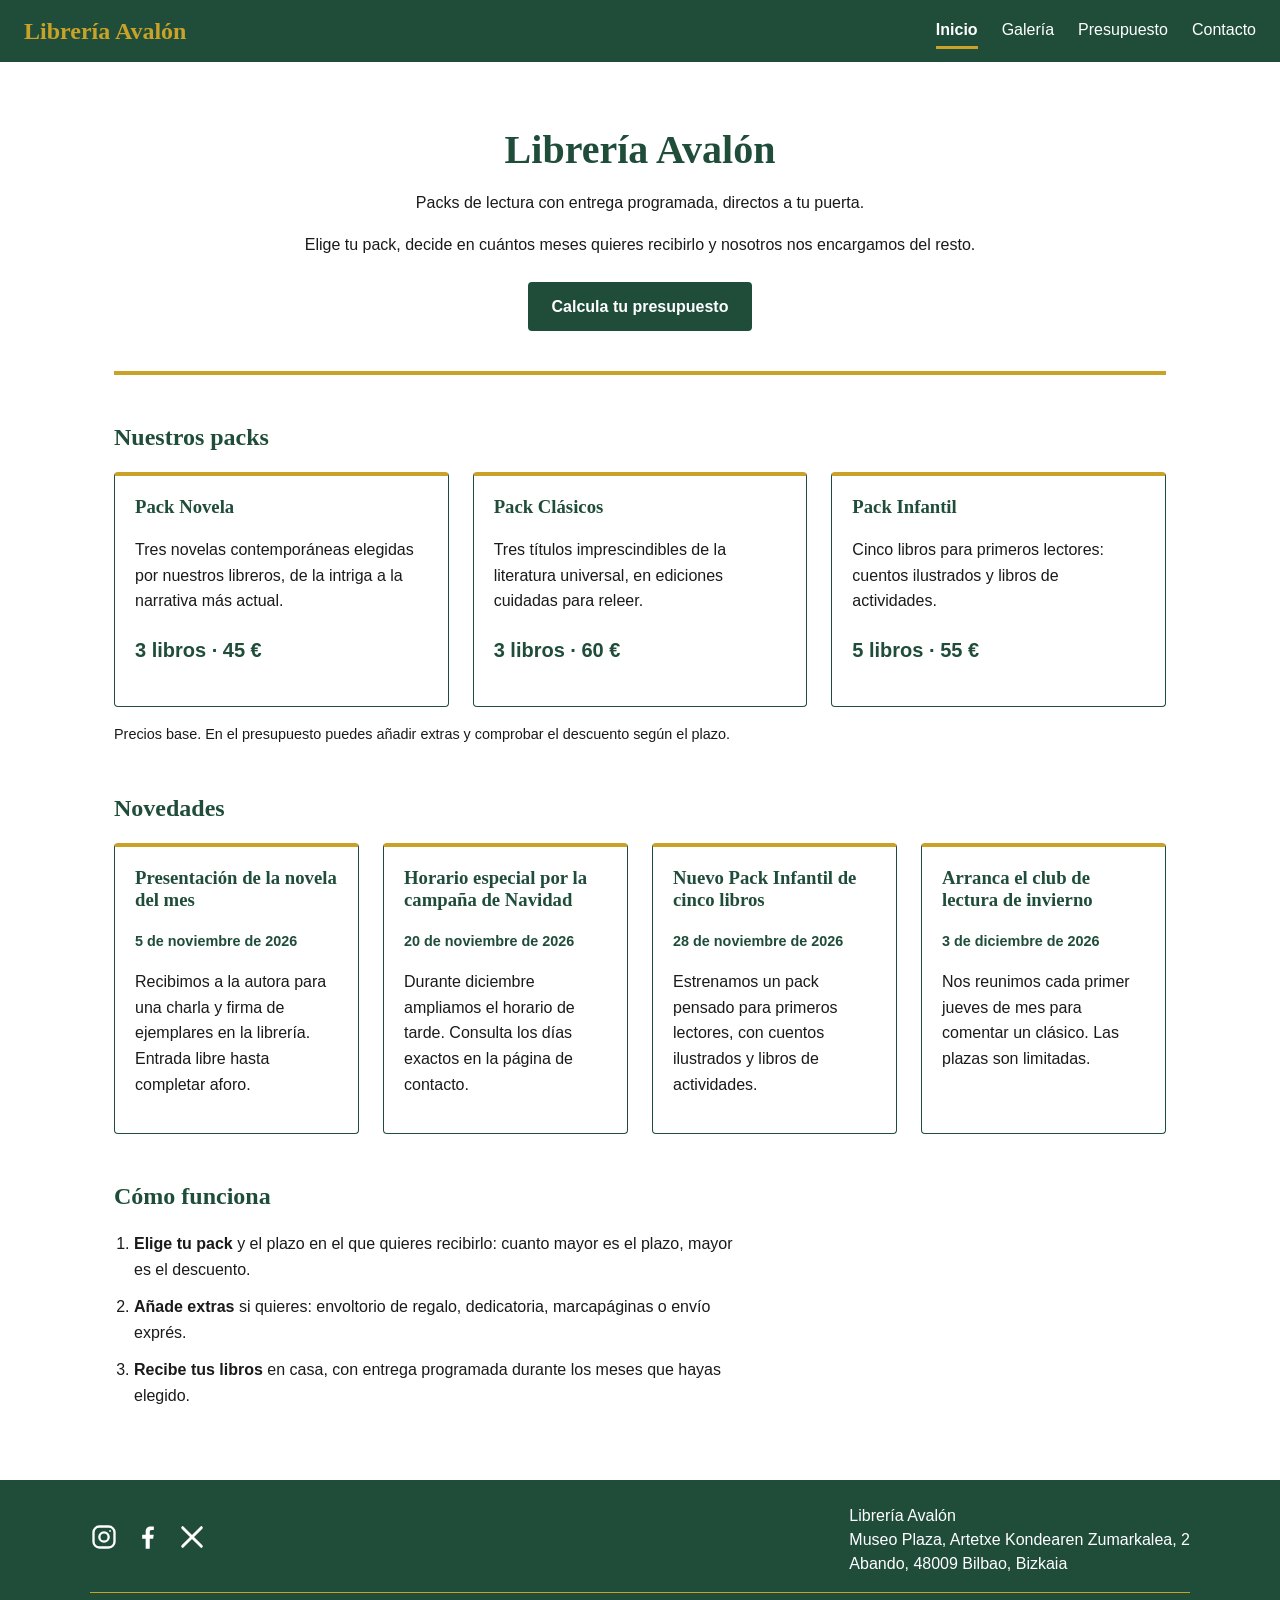
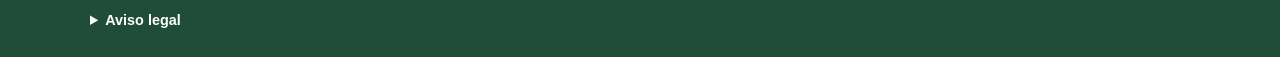
<file: index.html>
<!DOCTYPE html>
<html lang="es">
<head>
    <meta charset="UTF-8">
    <meta name="viewport" content="width=device-width, initial-scale=1.0">
    <meta name="description" content="Librería Avalón: packs de lectura con entrega programada, novedades y club de lectura.">
    <title>Inicio | Librería Avalón</title>
    <link rel="stylesheet" href="css/estilos.css">
</head>
<body>
    <header class="cabecera">
        <a href="index.html" class="logo">Librería Avalón</a>
        <nav aria-label="Navegación principal">
            <ul>
                <li><a href="index.html" aria-current="page">Inicio</a></li>
                <li><a href="views/galeria.html">Galería</a></li>
                <li><a href="views/presupuesto.html">Presupuesto</a></li>
                <li><a href="views/contacto.html">Contacto</a></li>
            </ul>
        </nav>
    </header>

    <main>
        <section class="portada">
            <h1>Librería Avalón</h1>
            <p>Packs de lectura con entrega programada, directos a tu puerta.</p>
            <p>Elige tu pack, decide en cuántos meses quieres recibirlo y nosotros nos encargamos del resto.</p>

            <a class="boton" href="views/presupuesto.html">Calcula tu presupuesto</a>
        </section>

        <section>
            <h2>Nuestros packs</h2>
            <div class="rejilla">
                <article class="pack">
                    <h3>Pack Novela</h3>
                    <p>Tres novelas contemporáneas elegidas por nuestros libreros, de la intriga a la narrativa más actual.</p>
                    <p class="precio">3 libros · 45 €</p>
                </article>
                <article class="pack">
                    <h3>Pack Clásicos</h3>
                    <p>Tres títulos imprescindibles de la literatura universal, en ediciones cuidadas para releer.</p>
                    <p class="precio">3 libros · 60 €</p>
                </article>
                <article class="pack">
                    <h3>Pack Infantil</h3>
                    <p>Cinco libros para primeros lectores: cuentos ilustrados y libros de actividades.</p>
                    <p class="precio">5 libros · 55 €</p>
                </article>
            </div>
            <p class="nota">Precios base. En el presupuesto puedes añadir extras y comprobar el descuento según el plazo.</p>
        </section>

        <section id="noticias">
            <h2>Novedades</h2>
            <div class="rejilla" id="listaNoticias">Cargando noticias...</div>
        </section>

        <section>
            <h2>Cómo funciona</h2>
            <ol class="pasos">
                <li><strong>Elige tu pack</strong> y el plazo en el que quieres recibirlo: cuanto mayor es el plazo, mayor es el descuento.</li>
                <li><strong>Añade extras</strong> si quieres: envoltorio de regalo, dedicatoria, marcapáginas o envío exprés.</li>
                <li><strong>Recibe tus libros</strong> en casa, con entrega programada durante los meses que hayas elegido.</li>
            </ol>
        </section>
    </main>

    <footer class="pie">
        <div class="pie-contenido">
            <nav aria-label="Redes sociales">
                <ul>
                    <li>
                        <a href="https://www.instagram.com/" target="_blank" rel="noopener noreferrer">
                            <img src="assets/icons/instagram.svg" alt="Instagram de Librería Avalón" width="28" height="28">
                        </a>
                    </li>
                    <li>
                        <a href="https://www.facebook.com/" target="_blank" rel="noopener noreferrer">
                            <img src="assets/icons/facebook.svg" alt="Facebook de Librería Avalón" width="28" height="28"></a>
                    </li>
                    <li>
                        <a href="https://x.com/" target="_blank" rel="noopener noreferrer">
                            <img src="assets/icons/x.svg" alt="X (Twitter) de Librería Avalón" width="28" height="28">
                        </a>
                    </li>
                </ul>
            </nav>

            <address>
                Librería Avalón<br>
                Museo Plaza, Artetxe Kondearen Zumarkalea, 2<br>
                Abando, 48009 Bilbao, Bizkaia   
            </address>

            <details class="aviso-legal">
                <summary>Aviso legal</summary>
                <p><strong>Titular:</strong> Librería Avalón, con domicilio en Museo Plaza, Artetxe Kondearen Zumarkalea, 2, 48009 Bilbao (Bizkaia).</p>
                <p><strong>Objeto:</strong> este sitio web ofrece información sobre los packs de lectura, las novedades y el club de lectura de la librería.</p>
                <p><strong>Propiedad intelectual:</strong> los textos, imágenes y diseño de la web pertenecen a sus autores. No se permite su reproducción sin autorización.</p>
                <p><strong>Responsabilidad:</strong> la librería procura que la información sea correcta y esté actualizada, pero no garantiza la ausencia de errores ni se responsabiliza del uso que se haga de ella.</p>
                <p><strong>Legislación aplicable:</strong> este aviso se rige por la Ley 34/2002, de Servicios de la Sociedad de la Información y de Comercio Electrónico.</p>
                <p><strong>Nota:</strong> Librería Avalón es un negocio ficticio creado como proyecto formativo.</p>
            </details>
        </div>
    </footer>

    <script src="js/noticias.js"></script>
</body>
</html>
</file>
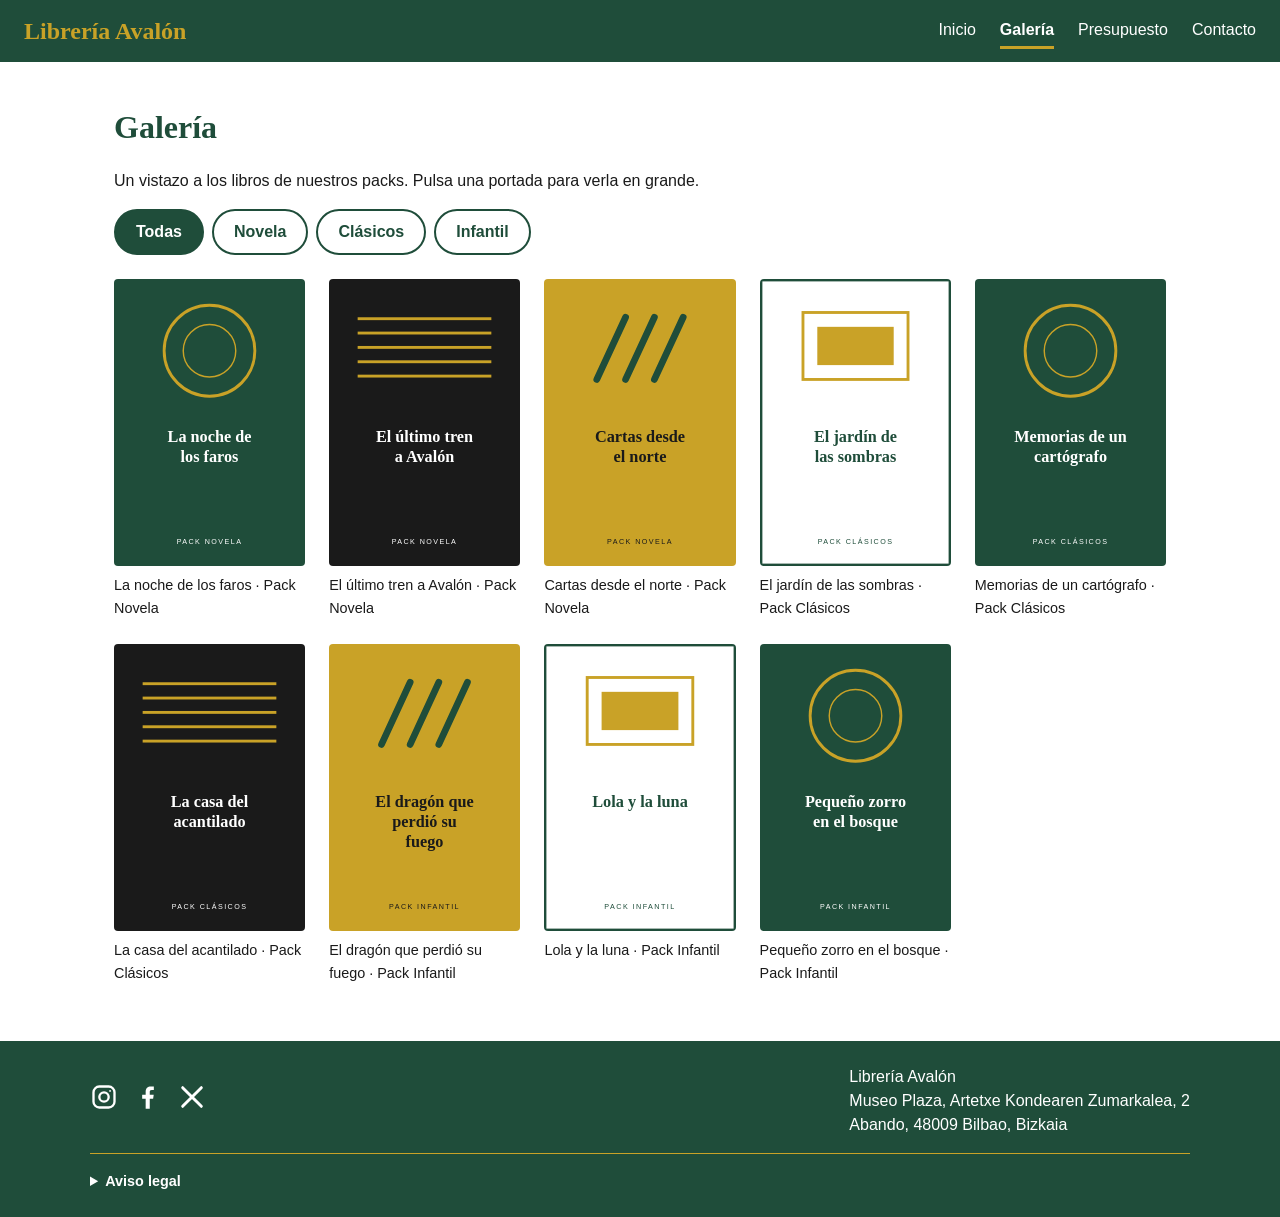
<file: views/galeria.html>
<!DOCTYPE html>
<html lang="es">
<head>
    <meta charset="UTF-8">
    <meta name="viewport" content="width=device-width, initial-scale=1.0">
    <meta name="description" content="Galería de portadas de los packs de lectura de Librería Avalón: novela, clásicos e infantil.">
    <title>Galería | Librería Avalón</title>
    <link rel="stylesheet" href="../css/estilos.css">
</head>
<body>
    <header class="cabecera">
        <a href="../index.html" class="logo">Librería Avalón</a>
        <nav aria-label="Navegación principal">
            <ul>
                <li><a href="../index.html">Inicio</a></li>
                <li><a href="galeria.html" aria-current="page">Galería</a></li>
                <li><a href="presupuesto.html">Presupuesto</a></li>
                <li><a href="contacto.html">Contacto</a></li>
            </ul>
        </nav>
    </header>

    <main>
        <h1>Galería</h1>
        <p>Un vistazo a los libros de nuestros packs. Pulsa una portada para verla en grande.</p>

        <div class="filtros" role="group" aria-label="Filtrar por pack">
            <button type="button" class="filtro" data-filtro="todas" aria-pressed="true">Todas</button>
            <button type="button" class="filtro" data-filtro="novela" aria-pressed="false">Novela</button>
            <button type="button" class="filtro" data-filtro="clasicos" aria-pressed="false">Clásicos</button>
            <button type="button" class="filtro" data-filtro="infantil" aria-pressed="false">Infantil</button>
        </div>

        <div id="galeria" class="rejilla galeria">
            <figure class="galeria-item" data-categoria="novela">
                <button type="button" class="miniatura">
                    <img src="../assets/img/portada-01.svg" alt="Portada del libro «La noche de los faros»" width="200" height="300">
                </button>
                <figcaption>La noche de los faros · Pack Novela</figcaption>
            </figure>
            
            <figure class="galeria-item" data-categoria="novela">
                <button type="button" class="miniatura">
                    <img src="../assets/img/portada-02.svg" alt="Portada del libro «El último tren a Avalón»" width="200" height="300">
                </button>
                <figcaption>El último tren a Avalón · Pack Novela</figcaption>
            </figure>
            
            <figure class="galeria-item" data-categoria="novela">
                <button type="button" class="miniatura">
                    <img src="../assets/img/portada-03.svg" alt="Portada del libro «Cartas desde el norte»" width="200" height="300">
                </button>
                <figcaption>Cartas desde el norte · Pack Novela</figcaption>
            </figure>
            
            <figure class="galeria-item" data-categoria="clasicos">
                <button type="button" class="miniatura">
                    <img src="../assets/img/portada-04.svg" alt="Portada del libro «El jardín de las sombras»" width="200" height="300">
                </button>
                <figcaption>El jardín de las sombras · Pack Clásicos</figcaption>
            </figure>
            
            <figure class="galeria-item" data-categoria="clasicos">
                <button type="button" class="miniatura">
                    <img src="../assets/img/portada-05.svg" alt="Portada del libro «Memorias de un cartógrafo»" width="200" height="300">
                </button>
                <figcaption>Memorias de un cartógrafo · Pack Clásicos</figcaption>
            </figure>
            
            <figure class="galeria-item" data-categoria="clasicos">
                <button type="button" class="miniatura">
                    <img src="../assets/img/portada-06.svg" alt="Portada del libro «La casa del acantilado»" width="200" height="300">
                </button>
                <figcaption>La casa del acantilado · Pack Clásicos</figcaption>
            </figure>
            
            <figure class="galeria-item" data-categoria="infantil">
                <button type="button" class="miniatura">
                    <img src="../assets/img/portada-07.svg" alt="Portada del libro «El dragón que perdió su fuego»" width="200" height="300">
                </button>
                <figcaption>El dragón que perdió su fuego · Pack Infantil</figcaption>
            </figure>
            
            <figure class="galeria-item" data-categoria="infantil">
                <button type="button" class="miniatura">
                    <img src="../assets/img/portada-08.svg" alt="Portada del libro «Lola y la luna»" width="200" height="300">
                </button>
                <figcaption>Lola y la luna · Pack Infantil</figcaption>
            </figure>
            
            <figure class="galeria-item" data-categoria="infantil">
                <button type="button" class="miniatura">
                    <img src="../assets/img/portada-09.svg" alt="Portada del libro «Pequeño zorro en el bosque»" width="200" height="300">
                </button>
                <figcaption>Pequeño zorro en el bosque · Pack Infantil</figcaption>
            </figure>
        </div>
    </main>

    <div id="visor" class="visor" role="dialog" aria-modal="true" aria-labelledby="visorPie" aria-label="Visor de imágenes" aria-hidden="true">
        <button type="button" id="visorCerrar" class="visor-boton visor-cerrar" aria-label="Cerrar visor">&times;</button>
        <button type="button" id="visorAnterior" class="visor-boton visor-anterior" aria-label="Imagen anterior">&lsaquo;</button>
        <figure class="visor-figura">
            <img id="visorImagen" src="../assets/img/portada-01.svg" alt="">
            <figcaption id="visorPie"></figcaption>
        </figure>
        <button type="button" id="visorSiguiente" class="visor-boton visor-siguiente" aria-label="Imagen siguiente">&rsaquo;</button>
    </div>
    
    <footer class="pie">
        <div class="pie-contenido">
            <nav aria-label="Redes sociales">
                <ul>
                    <li>
                        <a href="https://www.instagram.com/" target="_blank" rel="noopener noreferrer">
                            <img src="../assets/icons/instagram.svg" alt="Instagram de Librería Avalón" width="28" height="28">
                        </a>
                    </li>
                    <li>
                        <a href="https://www.facebook.com/" target="_blank" rel="noopener noreferrer">
                            <img src="../assets/icons/facebook.svg" alt="Facebook de Librería Avalón" width="28" height="28"></a>
                    </li>
                    <li>
                        <a href="https://x.com/" target="_blank" rel="noopener noreferrer">
                            <img src="../assets/icons/x.svg" alt="X (Twitter) de Librería Avalón" width="28" height="28">
                        </a>
                    </li>
                </ul>
            </nav>

            <address>
                Librería Avalón<br>
                Museo Plaza, Artetxe Kondearen Zumarkalea, 2<br>
                Abando, 48009 Bilbao, Bizkaia   
            </address>

            <details class="aviso-legal">
                <summary>Aviso legal</summary>
                <p><strong>Titular:</strong> Librería Avalón, con domicilio en Museo Plaza, Artetxe Kondearen Zumarkalea, 2, 48009 Bilbao (Bizkaia).</p>
                <p><strong>Objeto:</strong> este sitio web ofrece información sobre los packs de lectura, las novedades y el club de lectura de la librería.</p>
                <p><strong>Propiedad intelectual:</strong> los textos, imágenes y diseño de la web pertenecen a sus autores. No se permite su reproducción sin autorización.</p>
                <p><strong>Responsabilidad:</strong> la librería procura que la información sea correcta y esté actualizada, pero no garantiza la ausencia de errores ni se responsabiliza del uso que se haga de ella.</p>
                <p><strong>Legislación aplicable:</strong> este aviso se rige por la Ley 34/2002, de Servicios de la Sociedad de la Información y de Comercio Electrónico.</p>
                <p><strong>Nota:</strong> Librería Avalón es un negocio ficticio creado como proyecto formativo.</p>
            </details>
        </div>
    </footer>

    <script src="https://code.jquery.com/jquery-3.7.1.min.js"
        integrity="sha256-/JqT3SQfawRcv/BIHPThkBvs0OEvtFFmqPF/lYI/Cxo="
        crossorigin="anonymous"></script>
    
        <script src="../js/galeria.js"></script>
</body>
</html>
</file>
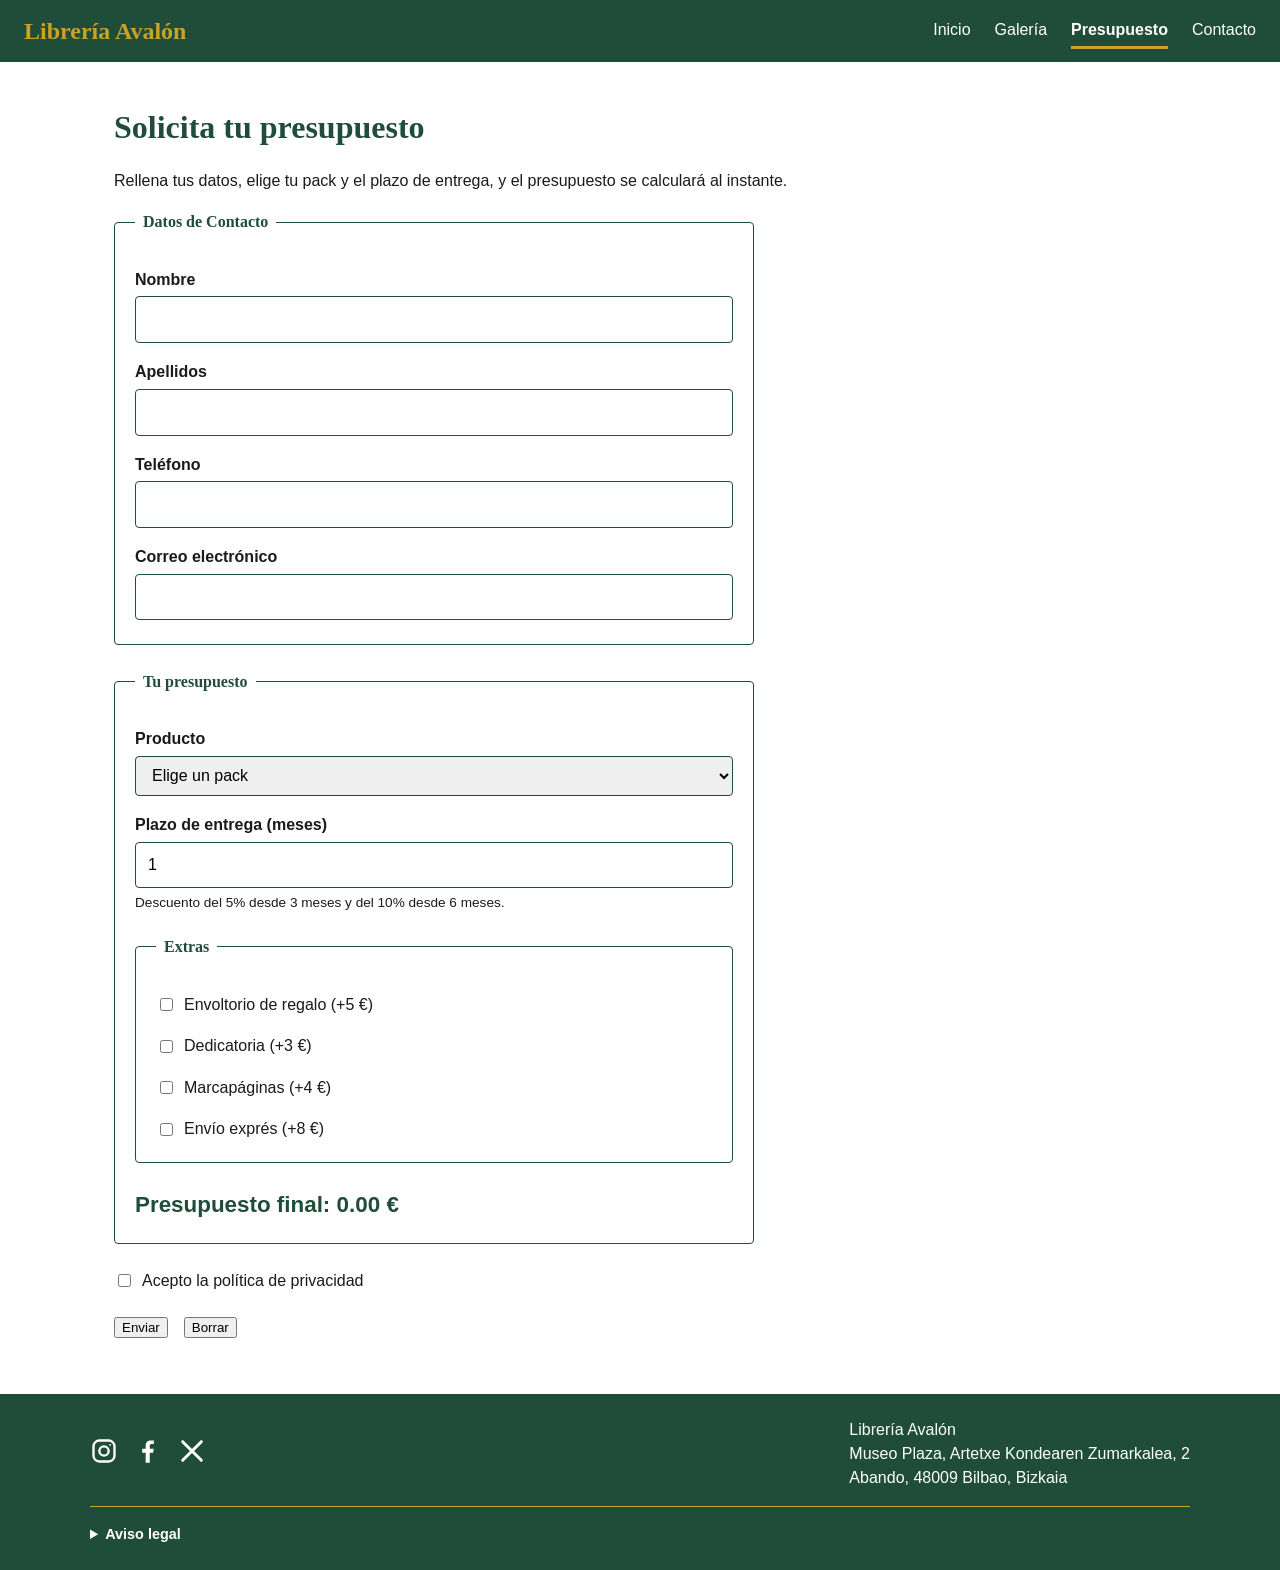
<file: views/presupuesto.html>
<!DOCTYPE html>
<html lang="es">
<head>
    <meta charset="UTF-8">
    <meta name="viewport" content="width=device-width, initial-scale=1.0">
    <meta name="description" content="Calcula al instante el presupuesto de tu pack de lectura en Librería Avalón.">
    <title>Presupuesto | Librería Avalón</title>
    <link rel="stylesheet" href="../css/estilos.css">
</head>
<body>
    <header class="cabecera">
        <a href="../index.html" class="logo">Librería Avalón</a>
        <nav aria-label="Navegación principal">
            <ul>
                <li><a href="../index.html">Inicio</a></li>
                <li><a href="galeria.html">Galería</a></li>
                <li><a href="presupuesto.html" aria-current="page">Presupuesto</a></li>
                <li><a href="contacto.html">Contacto</a></li>
            </ul>
        </nav>
    </header>

    <main>
        <h1>Solicita tu presupuesto</h1>
        <p>Rellena tus datos, elige tu pack y el plazo de entrega, y el presupuesto se calculará al instante.</p>
        <form id="formPresupuesto" class="formulario" novalidate>

            <fieldset>
                <legend>Datos de Contacto</legend>
                
                <label for="nombre">Nombre</label>
                <input type="text" name="nombre" id="nombre" autocomplete="given-name" maxlength="15" aria-describedby="errorNombre">
                <span class="error" id="errorNombre"></span>
                
                <label for="apellidos">Apellidos</label>
                <input type="text" name="apellidos" id="apellidos" autocomplete="family-name" maxlength="40" aria-describedby="errorApellidos">
                <span class="error" id="errorApellidos"></span>

                <label for="telefono">Teléfono</label>
                <input type="tel" name="telefono" id="telefono" autocomplete="tel" inputmode="numeric" maxlength="9" aria-describedby="errorTelefono">
                <span class="error" id="errorTelefono"></span>

                <label for="email">Correo electrónico</label>
                <input type="email" name="email" id="email" autocomplete="email" aria-describedby="errorEmail">
                <span class="error" id="errorEmail"></span>
            </fieldset>

            <fieldset>
                <legend>Tu presupuesto</legend>

                <label for="producto">Producto</label>
                <select name="producto" id="producto" aria-describedby="errorProducto">
                    <option value="0">Elige un pack</option>
                    <option value="45">Pack Novela (45 €)</option>
                    <option value="60">Pack Clásicos (60 €)</option>
                    <option value="55">Pack Infantil (55 €)</option>
                </select>
                <span class="error" id="errorProducto"></span>

                <label for="plazo">Plazo de entrega (meses)</label>
                <input type="number" name="plazo" id="plazo" min="1" max="12" step="1" value="1" aria-describedby="ayudaPlazo errorPlazo">
                <span class="ayuda" id="ayudaPlazo">Descuento del 5% desde 3 meses y del 10% desde 6 meses.</span>
                <span class="error" id="errorPlazo"></span>

                <fieldset class="extras">
                    <legend>Extras</legend>
                    <label><input type="checkbox" name="extra" value="5"> Envoltorio de regalo (+5 €)</label>
                    <label><input type="checkbox" name="extra" value="3"> Dedicatoria (+3 €)</label>
                    <label><input type="checkbox" name="extra" value="4"> Marcapáginas (+4 €)</label>
                    <label><input type="checkbox" name="extra" value="8"> Envío exprés (+8 €)</label>
                </fieldset>

                <p class="total">Presupuesto final: <output id="total">0.00</output> €</p>
            </fieldset>

            <label class="condiciones">
                <input type="checkbox" name="condiciones" id="condiciones" aria-describedby="errorCondiciones"> Acepto la política de privacidad</label>
            <span class="error" id="errorCondiciones"></span>

            <div class="acciones">
                <button type="submit">Enviar</button>
                <button type="reset">Borrar</button>
            </div>

            <p id="mensajeEnvio" class="confirmacion" role="status"></p>
        </form>
    </main>
    <footer class="pie">
        <div class="pie-contenido">
            <nav aria-label="Redes sociales">
                <ul>
                    <li>
                        <a href="https://www.instagram.com/" target="_blank" rel="noopener noreferrer">
                            <img src="../assets/icons/instagram.svg" alt="Instagram de Librería Avalón" width="28" height="28">
                        </a>
                    </li>
                    <li>
                        <a href="https://www.facebook.com/" target="_blank" rel="noopener noreferrer">
                            <img src="../assets/icons/facebook.svg" alt="Facebook de Librería Avalón" width="28" height="28">
                        </a>
                    </li>
                    <li>
                        <a href="https://x.com/" target="_blank" rel="noopener noreferrer">
                            <img src="../assets/icons/x.svg" alt="X (Twitter) de Librería Avalón" width="28" height="28">
                        </a>
                    </li>
                </ul>
            </nav>
            
            <address>
                Librería Avalón<br>
                Museo Plaza, Artetxe Kondearen Zumarkalea, 2<br>
                Abando, 48009 Bilbao, Bizkaia
            </address>

            <details class="aviso-legal">
                <summary>Aviso legal</summary>
                <p><strong>Titular:</strong> Librería Avalón, con domicilio en Museo Plaza, Artetxe Kondearen Zumarkalea, 2, 48009 Bilbao (Bizkaia).</p>
                <p><strong>Objeto:</strong> este sitio web ofrece información sobre los packs de lectura, las novedades y el club de lectura de la librería.</p>
                <p><strong>Propiedad intelectual:</strong> los textos, imágenes y diseño de la web pertenecen a sus autores. No se permite su reproducción sin autorización.</p>
                <p><strong>Responsabilidad:</strong> la librería procura que la información sea correcta y esté actualizada, pero no garantiza la ausencia de errores ni se responsabiliza del uso que se haga de ella.</p>
                <p><strong>Legislación aplicable:</strong> este aviso se rige por la Ley 34/2002, de Servicios de la Sociedad de la Información y de Comercio Electrónico.</p>
                <p><strong>Nota:</strong> Librería Avalón es un negocio ficticio creado como proyecto formativo.</p>
            </details>
        </div>
    </footer>

    <script src="../js/presupuesto.js"></script>
</body>
</html>
</file>
<file: css/estilos.css>
:root {
    --verde: #1f4d3a;
    --dorado: #c9a227;
    --blanco: #ffffff;
    --negro: #1a1a1a;
    --rojo: #b42318;

    --fuente-titulos: Georgia, "Times New Roman", serif;
    --fuente-texto: -apple-system, "Segoe UI", Roboto, Arial, sans-serif;
}

*, *::before, *::after {
    box-sizing: border-box;
}

body {
    margin: 0;
    display: flex;
    flex-direction: column;
    min-height: 100vh;

    font-family: var(--fuente-texto);
    line-height: 1.6;
    color: var(--negro);
    background: var(--blanco);
}

h1, h2, h3 {
    font-family: var(--fuente-titulos);
    color: var(--verde);
    line-height: 1.2;
}

main {
    flex: 1;
    width: 100%;
    max-width: 1100px;
    margin: 0 auto;
    padding: 1.5rem;
}
.cabecera {
    position: sticky;
    top: 0;
    z-index: 1000;
    display: flex;
    flex-wrap: wrap;
    justify-content: space-between;
    align-items: center;
    gap: 0.5rem 1.5rem;
    padding: 0.75rem 1.5rem;
    background: var(--verde);
}

.logo {
    font-family: var(--fuente-titulos);
    font-size: 1.5rem;
    font-weight: bold;
    color: var(--dorado);
    text-decoration: none;
}

.cabecera nav ul {
    display: flex;
    flex-wrap: wrap;
    gap: 0.5rem 1.5rem;
    margin: 0;
    padding: 0;
    list-style: none;
}

.cabecera nav a {
    display: inline-block;
    padding: 0.25rem 0;
    color: var(--blanco);
    text-decoration: none;
    border-bottom: 3px solid transparent;
}

.cabecera nav a:hover {
    border-bottom-color: var(--blanco);
}

.cabecera nav a[aria-current="page"] {
    border-bottom-color: var(--dorado);
    font-weight: bold;
}

.cabecera a:focus-visible {
    outline: 2px solid var(--dorado);
    outline-offset: 3px;
}

.pie {
    margin-top: 2rem;
    padding: 1.5rem;
    background: var(--verde);
    color: var(--blanco);
}

.pie-contenido {
    display: flex;
    flex-wrap: wrap;
    justify-content: space-between;
    align-items: center;
    gap: 1rem 2rem;
    max-width: 1100px;
    margin: 0 auto;
}

.pie nav ul {
    display: flex;
    gap: 1rem;
    margin: 0;
    padding: 0;
    list-style: none;
}

.pie nav a {
    display: inline-block;
    transition: transform 0.3s;
}

.pie nav a:hover {
    transform: scale(1.15);
}

.pie a:focus-visible {
    outline: 2px solid var(--dorado);
    outline-offset: 4px;
}

.pie address {
    font-style: normal;
    line-height: 1.5;
}

.aviso-legal {
    flex-basis: 100%;
    padding-top: 1rem;
    border-top: 1px solid var(--dorado);
    font-size: 0.9rem;
}

.aviso-legal summary {
    cursor: pointer;
    font-weight: bold;
}

.aviso-legal summary:hover {
    text-decoration: underline;
}

.aviso-legal summary:focus-visible {
    outline: 2px solid var(--dorado);
    outline-offset: 4px;
}

.aviso-legal p {
    max-width: 70ch; 
}

main section + section {
    margin-top: 3rem; /* separación entre secciones */
}

.portada {
    padding: 2.5rem 1rem;
    text-align: center;
    border-bottom: 4px solid var(--dorado);
}

.portada h1 {
    margin: 0 0 0.5rem;
    font-size: 2.5rem;
}

.lema {
    font-family: var(--fuente-titulos);
    font-size: 1.3rem;
}

.boton {
    display: inline-block;
    margin-top: 0.5rem;
    padding: 0.75rem 1.5rem;
    background: var(--verde);
    color: var(--blanco);
    font-weight: bold;
    text-decoration: none;
    border-radius: 4px;
}

.boton:hover {
    background: var(--dorado);
    color: var(--negro);
}

.boton:focus-visible {
    outline: 2px solid var(--dorado);
    outline-offset: 3px;
}

.rejilla {
    display: grid;
    grid-template-columns: repeat(auto-fit, minmax(240px, 1fr));
    gap: 1.5rem;
}

.pack, .noticia {
    padding: 1.25rem;
    border: 1px solid var(--verde);
    border-top: 4px solid var(--dorado);
    border-radius: 4px;
}

.pack h3,  .noticia h3 {
    margin-top: 0;
}

.precio {
    font-size: 1.25rem;
    font-weight: bold;
    color: var(--verde);
}

.noticia time {
    display: block;
    margin-bottom: 0.5rem;
    font-size: 0.9rem;
    font-weight: bold;
    color: var(--verde);
}

.nota {
    margin-top: 1rem;
    font-size: 0.9rem;
}

.pasos {
    max-width: 70ch;
    padding-left: 1.25rem;
}

.pasos li {
    margin-bottom: 0.75rem;
}

.formulario {
    max-width: 640px;
}

.formulario fieldset {
    margin: 0 0 1.5rem;
    padding: 1rem 1.25rem 1.25rem;
    border: 1px solid var(--verde);
    border-radius: 4px;
}

.formulario legend {
    padding: 0 0.5rem;
    font-family: var(--fuente-titulos);
    font-weight: bold;
    color: var(--verde);
}

.formulario label {
    display: block;
    margin-top: 1rem;
    font-weight: bold;
}

.formulario input[type="text"], .formulario input[type="tel"], .formulario input[type="email"], .formulario input[type="number"], .formulario select {
    width: 100%;
    margin-top: 0.25rem;
    padding: 0.6rem 0.75rem;
    font: inherit;
    border: 1px solid var(--verde);
    border-radius: 4px;
}

.formulario input:focus-visible, .formulario select:focus-visible, .formulario button:focus-visible {
    outline: 3px solid var(--dorado);
    outline-offset: 2px;
}

.formulario [aria-invalid="true"] {
    border-color: var(--rojo);
}

.formulario button {
    cursor: pointer;
}

.formulario .extras label, .formulario .condiciones {
    display: flex;
    align-items: center;
    gap: 0.5rem;
    font-weight: normal;
}

.formulario .extras {
    margin-top: 1.25rem;
}

.ayuda {
    display: block;
    margin-top: 0.25rem;
    font-size: 0.85rem;
}

.error {
    display: block;
    min-height: 0;
    margin-top: 0.2rem;
    color: var(--rojo);
    font-size: 0.9rem;
    font-weight: bold;
}

.total {
    margin: 1.5rem 0 0;
    font-size: 1.4rem;
    font-weight: bold;
    color: var(--verde);
}

.acciones {
    display: flex;
    flex-wrap: wrap;
    gap: 1rem;
    margin-top: 1.5rem;
}

button.boton {
    border: 2px solid var(--verde);
    font: inherit;
    font-weight: bold;
    cursor: pointer;
}

.boton-secundario {
    background: var(--blanco);
    color: var(--verde);
}

.confirmacion {
    margin-top: 1.5rem;
    padding: 1rem 1.25rem;
    border: 2px solid var(--verde);
    border-left-width: 8px;
    border-radius: 4px;
    font-weight: bold;
    color: var(--verde);
}

.confirmacion:empty {
    display: none;
}

/*Galería*/
.filtros {
    display: flex;
    flex-wrap: wrap;
    gap: 0.5rem;
    margin: 1rem 0 1.5rem;
}

.filtro {
    padding: 0.5rem 1.25rem;
    font: inherit;
    font-weight: bold;
    color: var(--verde);
    background: var(--blanco);
    border: 2px solid var(--verde);
    border-radius: 999px;
    cursor: pointer;
}

.filtro[aria-pressed="true"] {
    color: var(--blanco);
    background: var(--verde);
}

.filtro:hover {
    color: var(--negro);
    background: var(--dorado);
    border-color: var(--dorado);
}

.filtro:focus-visible {
    outline: 3px solid var(--dorado);
    outline-offset: 2px;
}

.galeria {
    grid-template-columns: repeat(auto-fill, minmax(180px, 1fr));
}

.galeria-item {
    margin: 0; 
}

.miniatura {
    display: block;
    width: 100%;
    padding: 0;
    overflow: hidden;
    background: none;
    border: 0;
    border-radius: 4px;
    cursor: zoom-in;
}

.miniatura img {
    display: block;
    width: 100%;
    height: auto;
    aspect-ratio: 2 / 3;
    object-fit: cover;
    transition: transform 0.3s;
}

.miniatura:hover img {
    transform: scale(1.05);
}

.miniatura:focus-visible {
    outline: 3px solid var(--dorado);
    outline-offset: 3px;
}

.galeria-item figcaption {
    margin-top: 0.5rem;
    font-size: 0.9rem;
}

/*imágenes filtradas*/
.oculta {
    display: none;
}

.visor {
    display: none;
    position: fixed;
    inset: 0;
    z-index: 2000; /* por encima de la cabecera (1000) */
    background: rgba(26, 26, 26, 0.92);
}

.visor-figura {
    position: absolute;
    top: 50%;
    left: 50%;
    transform: translate(-50%, -50%);
    max-width: 90vw;
    margin: 0;
    text-align: center;
    color: var(--blanco);
}

.visor-figura img {
    display: block;
    max-width: 90vw;
    max-height: 75vh;
    width: auto;
    height: auto;
    margin: 0 auto;
    border-radius: 4px;
}

.visor-figura figcaption {
    margin-top: 0.75rem;
}

.visor-boton {
    position: absolute;
    width: 3rem;
    height: 3rem;
    font-size: 2rem;
    line-height: 1;
    color: var(--blanco);
    background: var(--verde);
    border: 2px solid var(--blanco);
    border-radius: 50%;
    cursor: pointer;
}

.visor-boton:hover {
    color: var(--negro);
    background: var(--dorado);
}

.visor-boton:focus-visible {
    outline: 3px solid var(--dorado);
    outline-offset: 3px;
}

.visor-cerrar {
    top: 1rem;
    right: 1rem;
}

.visor-anterior, .visor-siguiente {
    top: 50%;
    transform: translateY(-50%);
}

.visor-anterior {
    left: 1rem;
}

.visor-siguiente {
    right: 1rem;
}

body.visor-abierto {
    overflow: hidden;
}

@media (max-width: 600px) {
    .visor-anterior, .visor-siguiente {
        top: auto;
        bottom: 1rem;
        transform: none;
    }

    .visor-anterior {
        left: calc(50% - 3.5rem);
    }

    .visor-siguiente {
        right: calc(50% - 3.5rem);
    }
}

/*contacto y mapa*/
.solo-lectores {
    position: absolute;
    width: 1px;
    height: 1px;
    overflow: hidden;
    clip-path: inset(50%);
    white-space: nowrap;
}

.contacto-grid {
    display: grid;
    grid-template-columns: repeat(auto-fit, minmax(280px, 1fr));
    gap: 2rem;
    margin-top: 1.5rem;
}

.contacto-grid address {
    line-height: 1.8;
}

.contacto-grid a {
    color: var(--verde);
    font-weight: bold;
}

.horario {
    width: 100%;
    border-collapse: collapse;
}

.horario th, .horario td {
    padding: 0.6rem 0.75rem;
    text-align: left;
    border-bottom: 1px solid var(--verde);
}

.como-llegar {
    margin-top: 3rem;
}

.estado-ruta {
    min-height: 1.6em; 
    font-weight: bold;
    color: var(--verde);
}

#mapa {
    position: relative;
    z-index: 0;
    height: 420px;
    border: 2px solid var(--verde);
    border-radius: 4px;
}

.leaflet-routing-container {
    max-width: 80vw;
}
</file>
